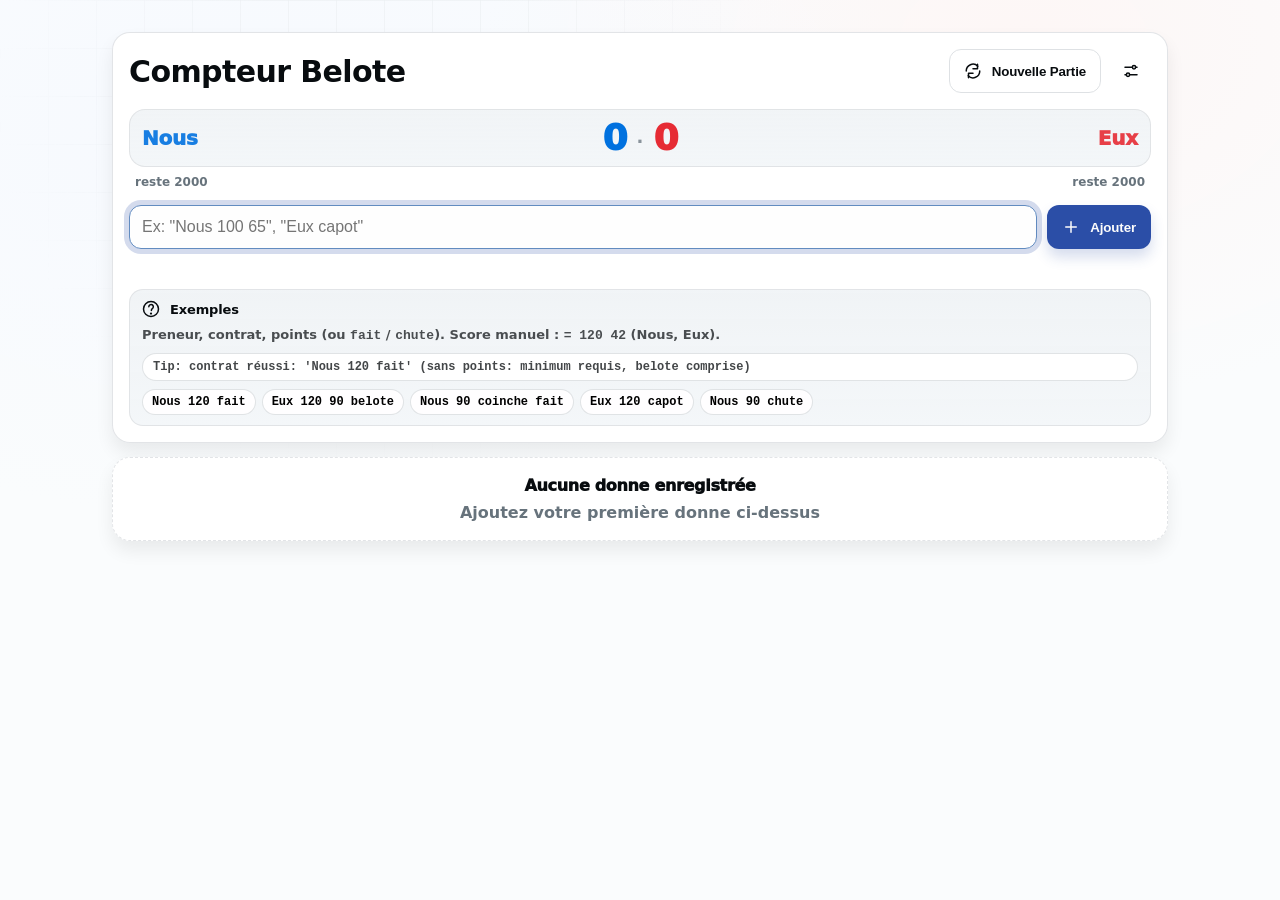
<file: index.html>
<!doctype html>
<html lang="fr">

<head>
  <meta charset="utf-8" />
  <meta name="viewport" content="width=device-width, initial-scale=1, viewport-fit=cover, interactive-widget=resizes-content" />
  <meta name="color-scheme" content="light dark" />
  <meta name="theme-color" content="#5b21b6" />
  <title>Compteur Belote</title>
  <meta name="description" content="Compteur Belote (coinche) en une page, persistance locale, historique des donnes." />
  <script>
    // Apply the theme before first paint to avoid a light flash in dark mode.
    try {
      const t = JSON.parse(localStorage.getItem("belote-settings") || "{}").theme
      const dark = t === "dark" || (t !== "light" && matchMedia("(prefers-color-scheme: dark)").matches)
      document.documentElement.dataset.theme = dark ? "dark" : "light"
    } catch {}
  </script>

  <link rel="manifest" href="./manifest.webmanifest" />
  <link rel="icon" type="image/png" sizes="32x32" href="./icons/favicon-32.png" />
  <link rel="icon" type="image/png" sizes="192x192" href="./icons/icon-192.png" />
  <link rel="apple-touch-icon" href="./icons/apple-touch-icon.png" />

  <link rel="preload" href="./app.css" as="style" />
  <link rel="stylesheet" href="./app.css" />

  <link rel="modulepreload" href="./logic.js" />
  <link rel="modulepreload" href="./app.js" />
</head>

<body>
  <div class="bg-grid" aria-hidden="true"></div>
  <canvas class="canvas-confetti" id="confetti" aria-hidden="true"></canvas>

  <div class="overlay" id="winOverlay" role="dialog" aria-modal="true" aria-labelledby="winTitle">
    <div class="modal" id="winModal" tabindex="-1">
      <div class="trophy" aria-hidden="true">
        <svg class="icon" viewBox="0 0 24 24" fill="none">
          <path d="M8 21h8" stroke="currentColor" stroke-width="2" stroke-linecap="round" />
          <path d="M12 17v4" stroke="currentColor" stroke-width="2" stroke-linecap="round" />
          <path
            d="M18 4H6v5a6 6 0 0 0 12 0V4Z"
            stroke="currentColor"
            stroke-width="2"
            stroke-linejoin="round" />
          <path d="M18 6h2a2 2 0 0 1 0 4h-2" stroke="currentColor" stroke-width="2" stroke-linecap="round" />
          <path d="M6 6H4a2 2 0 0 0 0 4h2" stroke="currentColor" stroke-width="2" stroke-linecap="round" />
        </svg>
      </div>
      <h2 id="winTitle">Victoire !</h2>
      <div class="scores" id="winScores"></div>
      <div class="modal-actions">
        <button class="btn primary" id="winRestartBtn" type="button">
        <svg class="icon" viewBox="0 0 24 24" fill="none">
          <path d="M3 12a9 9 0 0 1 15.4-6.4" stroke="currentColor" stroke-width="2" stroke-linecap="round" />
          <path d="M18 3v6h-6" stroke="currentColor" stroke-width="2" stroke-linecap="round"
            stroke-linejoin="round" />
          <path d="M21 12a9 9 0 0 1-15.4 6.4" stroke="currentColor" stroke-width="2" stroke-linecap="round" />
          <path d="M6 21v-6h6" stroke="currentColor" stroke-width="2" stroke-linecap="round"
            stroke-linejoin="round" />
        </svg>
        <span>Nouvelle Partie</span>
      </button>
        <div class="modal-secondary">
          <button class="btn secondary" id="winUndoBtn" type="button">Annuler la dernière donne</button>
          <button class="btn ghost" id="winCloseBtn" type="button">Voir l’historique</button>
        </div>
      </div>
    </div>
  </div>

  <div class="toast" id="toast" role="status" aria-live="polite">
    <span id="toastText"></span>
    <button class="btn ghost" id="toastUndoBtn" type="button">Annuler</button>
  </div>

  <main class="container" id="main">
    <div class="stack">
      <section class="card" aria-label="Belote Counter">
        <div class="card-header">
          <div class="header-row">
            <h1>Compteur Belote</h1>
            <div class="controls" id="controls">
              <button class="btn secondary hide-mobile" id="restartBtn" type="button">
                <svg class="icon" viewBox="0 0 24 24" fill="none">
                  <path d="M3 12a9 9 0 0 1 15.4-6.4" stroke="currentColor" stroke-width="2" stroke-linecap="round" />
                  <path d="M18 3v6h-6" stroke="currentColor" stroke-width="2" stroke-linecap="round"
                    stroke-linejoin="round" />
                  <path d="M21 12a9 9 0 0 1-15.4 6.4" stroke="currentColor" stroke-width="2" stroke-linecap="round" />
                  <path d="M6 21v-6h6" stroke="currentColor" stroke-width="2" stroke-linecap="round"
                    stroke-linejoin="round" />
                </svg>
                <span>Nouvelle Partie</span>
              </button>

              <button class="btn ghost icon" id="settingsBtn" type="button" aria-label="Réglages" aria-haspopup="dialog">
                <svg class="icon" viewBox="0 0 24 24" fill="none">
                  <path d="M4 7h10M18 7h2M4 17h2M10 17h10" stroke="currentColor" stroke-width="2" stroke-linecap="round" />
                  <circle cx="16" cy="7" r="2.2" stroke="currentColor" stroke-width="2" />
                  <circle cx="8" cy="17" r="2.2" stroke="currentColor" stroke-width="2" />
                </svg>
              </button>
            </div>
          </div>

          <div class="scoreboard" aria-label="Scores">
            <div class="team-edge team-nous">Nous</div>
            <div class="score-pair" aria-live="polite">
              <span class="score-num team-nous" id="scoreNous">0</span>
              <span class="score-sep" aria-hidden="true">·</span>
              <span class="score-num team-eux" id="scoreEux">0</span>
            </div>
            <div class="team-edge team-eux">Eux</div>
            <div class="pill-fills" aria-hidden="true">
              <div class="pill-fill fill-nous" id="fillNous"></div>
              <div class="pill-fill fill-eux" id="fillEux"></div>
            </div>
          </div>
          <div class="score-meta" aria-live="polite">
            <span id="remainNous"></span>
            <span class="score-lead" id="leadText"></span>
            <span id="remainEux"></span>
          </div>
        </div>

        <div class="card-content">
          <div class="input-dock" id="inputDock">
            <div class="edit-banner" id="editBanner" hidden>
              <svg class="icon" viewBox="0 0 24 24" fill="none" aria-hidden="true">
                <path d="M16.5 3.5a2.1 2.1 0 0 1 3 3L8 18l-4 1 1-4 11.5-11.5Z" stroke="currentColor" stroke-width="2"
                  stroke-linejoin="round" />
              </svg>
              <span id="editBannerText">Modification</span>
              <button class="btn ghost icon small" id="cancelEditBtn" type="button" aria-label="Annuler la modification">
                <svg class="icon" viewBox="0 0 24 24" fill="none">
                  <path d="M18 6 6 18M6 6l12 12" stroke="currentColor" stroke-width="2" stroke-linecap="round" />
                </svg>
              </button>
            </div>

            <div class="quick-chips" id="quickChips" aria-label="Mots rapides">
              <button class="chip team-nous" type="button" data-word="nous">Nous</button>
              <button class="chip team-eux" type="button" data-word="eux">Eux</button>
              <button class="chip" type="button" data-word="fait">fait</button>
              <button class="chip" type="button" data-word="chute">chute</button>
              <button class="chip" type="button" data-word="belote">belote</button>
              <button class="chip" type="button" data-word="coinche">coinche</button>
              <button class="chip" type="button" data-word="surcoinche">surcoinche</button>
              <button class="chip" type="button" data-word="capot">capot</button>
            </div>

            <div class="input-row">
              <div class="field">
                <input id="roundInput" type="text" placeholder='Ex: "Nous 100 65", "Eux capot"' autocomplete="off"
                  autocapitalize="off" spellcheck="false" enterkeyhint="done" aria-label="Saisie de donne"
                  aria-describedby="preview" />
              </div>
              <button class="btn primary" id="addBtn" type="button">
                <svg class="icon" viewBox="0 0 24 24" fill="none">
                  <path d="M12 5v14" stroke="currentColor" stroke-width="2" stroke-linecap="round" />
                  <path d="M5 12h14" stroke="currentColor" stroke-width="2" stroke-linecap="round" />
                </svg>
                <span id="addLabel">Ajouter</span>
              </button>
            </div>

            <div class="preview mono" id="preview"></div>

            <div id="errorBox" class="alert" style="display: none" role="alert">
              <svg class="icon" viewBox="0 0 24 24" fill="none">
                <path d="M12 9v4" stroke="currentColor" stroke-width="2" stroke-linecap="round" />
                <path d="M12 17h.01" stroke="currentColor" stroke-width="3" stroke-linecap="round" />
                <path d="M10.3 4.5 2.7 18a2 2 0 0 0 1.8 3h15a2 2 0 0 0 1.8-3L13.7 4.5a2 2 0 0 0-3.4 0Z"
                  stroke="currentColor" stroke-width="2" stroke-linejoin="round" />
              </svg>
              <p id="errorText"></p>
            </div>
          </div>

          <div class="help" aria-label="Aide de saisie">
            <div class="help-title">
              <svg class="icon" viewBox="0 0 24 24" fill="none">
                <path d="M12 18h.01" stroke="currentColor" stroke-width="3" stroke-linecap="round" />
                <path d="M9.1 9a3 3 0 1 1 4.7 2.5c-.7.5-1.3 1-1.3 2.5" stroke="currentColor" stroke-width="2"
                  stroke-linecap="round" stroke-linejoin="round" />
                <path d="M12 22C6.5 22 2 17.5 2 12S6.5 2 12 2s10 4.5 10 10-4.5 10-10 10Z"
                  stroke="currentColor" stroke-width="2" />
              </svg>
              <span>Exemples</span>
            </div>
            <p>
              Preneur, contrat, points (ou <span class="mono">fait</span> / <span class="mono">chute</span>).
              Score manuel : <span class="mono">= 120 42</span> (Nous, Eux).
            </p>
            <div class="hint-line mono" id="hintLine" role="status" aria-live="polite">Tip: —</div>
            <div class="chip-row">
              <button class="chip mono" type="button" data-example="Nous 120 fait">Nous 120 fait</button>
              <button class="chip mono" type="button" data-example="Eux 120 90 belote">Eux 120 90 belote</button>
              <button class="chip mono" type="button" data-example="Nous 90 coinche fait">Nous 90 coinche fait</button>
              <button class="chip mono" type="button" data-example="Eux 120 capot">Eux 120 capot</button>
              <button class="chip mono" type="button" data-example="Nous 90 chute">Nous 90 chute</button>
            </div>
          </div>
        </div>
      </section>

      <section class="card" id="roundsCard" style="display: none">
        <ol class="round-list" id="roundList" aria-label="Historique des donnes" reversed></ol>
	        <div class="table-wrap">
	          <table aria-label="Historique des donnes">
	            <colgroup>
	              <col style="width: 44px" />
	              <col />
	              <col style="width: 100px" />
	              <col style="width: 124px" />
	              <col style="width: 80px" />
	              <col style="width: 80px" />
	              <col style="width: 116px" />
	              <col style="width: 116px" />
	              <col style="width: 92px" />
	            </colgroup>
	            <thead>
	              <tr>
	                <th>#</th>
	                <th>Description</th>
	                <th class="center">Contrat</th>
	                <th class="center">Vainqueur</th>
	                <th class="right">Nous</th>
	                <th class="right">Eux</th>
	                <th class="right">Total Nous</th>
	                <th class="right">Total Eux</th>
	                <th class="center actions"></th>
	              </tr>
	            </thead>
	            <tbody id="roundsTbody"></tbody>
	          </table>
	        </div>
      </section>

      <section class="card dashed" id="emptyCard">
        <div class="empty">
          <div class="big">Aucune donne enregistrée</div>
          <div class="small">Ajoutez votre première donne ci-dessus</div>
        </div>
      </section>
    </div>
  </main>

  <dialog class="sheet" id="settingsDialog" aria-labelledby="settingsTitle">
    <div class="sheet-handle" aria-hidden="true"></div>
    <div class="sheet-header">
      <h2 id="settingsTitle">Réglages</h2>
      <button class="btn ghost icon" id="closeSettingsBtn" type="button" aria-label="Fermer">
        <svg class="icon" viewBox="0 0 24 24" fill="none">
          <path d="M18 6 6 18M6 6l12 12" stroke="currentColor" stroke-width="2" stroke-linecap="round" />
        </svg>
      </button>
    </div>

    <section class="settings-group">
      <h3>Partie</h3>
      <label class="setting-row">
        <span class="setting-text">Objectif<small>Points nécessaires pour gagner</small></span>
        <input id="settingTarget" type="number" inputmode="numeric" min="1" step="10" />
      </label>
      <button class="btn secondary danger" id="settingsRestartBtn" type="button">Nouvelle partie</button>
    </section>

    <section class="settings-group">
      <h3>Règles de calcul</h3>
      <label class="setting-row">
        <span class="setting-text">Arrondir à la dizaine<small>Points de cartes arrondis, 162 compte pour 160</small></span>
        <input class="switch" type="checkbox" role="switch" data-rule="rounded" />
      </label>
      <label class="setting-row">
        <span class="setting-text">Attaque plus que la défense<small>Le preneur doit faire au moins 82 en plus du contrat, belote comprise</small></span>
        <input class="switch" type="checkbox" role="switch" data-rule="strictMajority" />
      </label>
      <label class="setting-row">
        <span class="setting-text">Belote gardée en cas de chute<small>Hors coinche, le preneur conserve ses 20 points</small></span>
        <input class="switch" type="checkbox" role="switch" data-rule="beloteKeptOnFailure" />
      </label>
      <p class="setting-note">Les règles s’appliquent à toutes les donnes de la partie.</p>
    </section>

    <section class="settings-group">
      <h3>Saisie</h3>
      <label class="setting-row">
        <span class="setting-text"><span>Saisie guidée <span class="badge">alpha</span></span><small>Nous/Eux, puis contrat (80–180, capot), puis fait / chute / belote / capot</small></span>
        <input class="switch" type="checkbox" role="switch" id="settingGuided" />
      </label>
    </section>

    <section class="settings-group">
      <h3>Affichage</h3>
      <div class="setting-row">
        <span class="setting-text" id="themeLabel">Thème</span>
        <div class="segmented" role="radiogroup" aria-labelledby="themeLabel">
          <label><input type="radio" name="theme" value="auto" /><span>Auto</span></label>
          <label><input type="radio" name="theme" value="light" /><span>Clair</span></label>
          <label><input type="radio" name="theme" value="dark" /><span>Sombre</span></label>
        </div>
      </div>
      <label class="setting-row" id="hapticsRow">
        <span class="setting-text">Vibrations<small>Retour haptique à l’ajout et à la victoire</small></span>
        <input class="switch" type="checkbox" role="switch" id="settingHaptics" />
      </label>
    </section>

    <section class="settings-group">
      <h3>Application</h3>
      <div class="setting-row">
        <span class="setting-text">Mettre à jour<small id="updateNote">Charge la dernière version, la partie est conservée</small></span>
        <button class="btn secondary" id="updateAppBtn" type="button">Mettre à jour</button>
      </div>
    </section>
  </dialog>

  <script type="module" src="./app.js"></script>
</body>

</html>
</file>
<file: app.css>
:root {
  --background: oklch(0.99 0.002 240);
  --foreground: oklch(0.15 0.01 240);
  --card: oklch(1 0 0);
  --card-foreground: oklch(0.15 0.01 240);
  --primary: oklch(0.45 0.15 265);
  --primary-foreground: oklch(0.99 0 0);
  --secondary: oklch(0.96 0.005 240);
  --muted: oklch(0.97 0.005 240);
  --muted-foreground: oklch(0.55 0.02 240);
  --destructive: oklch(0.55 0.22 25);
  --border: oklch(0.9 0.005 240);
  --ring: oklch(0.45 0.15 265);
  --nous-team: oklch(0.55 0.2 250);
  --eux-team: oklch(0.6 0.22 25);
  --radius: 12px;
  --shadow: 0 14px 30px oklch(0.15 0.01 240 / 0.1);
  --shadow-soft: 0 10px 18px oklch(0.15 0.01 240 / 0.07);
  --glow-a: oklch(0.98 0.01 265 / 0.8);
  --glow-b: oklch(0.98 0.02 25 / 0.65);
  --alert-fg: color-mix(in oklch, var(--destructive) 92%, black);
  --toast-action: oklch(0.8 0.12 265);
  /* On-screen keyboard height: env() on Chromium, overridden from JS elsewhere. */
  --kb: env(keyboard-inset-height, 0px);
}

:root[data-theme="dark"] {
  color-scheme: dark;
  --background: oklch(0.17 0.02 275);
  --foreground: oklch(0.94 0.01 265);
  --card: oklch(0.21 0.02 275);
  --card-foreground: oklch(0.94 0.01 265);
  --primary: oklch(0.68 0.16 275);
  --primary-foreground: oklch(0.16 0.02 275);
  --secondary: oklch(0.24 0.02 275);
  --muted: oklch(0.26 0.02 275);
  --muted-foreground: oklch(0.7 0.02 265);
  --destructive: oklch(0.66 0.2 25);
  --border: oklch(0.32 0.02 275);
  --ring: oklch(0.7 0.16 275);
  --nous-team: oklch(0.72 0.15 250);
  --eux-team: oklch(0.72 0.17 25);
  --shadow: 0 14px 30px oklch(0 0 0 / 0.45);
  --shadow-soft: 0 10px 18px oklch(0 0 0 / 0.3);
  --glow-a: oklch(0.3 0.08 275 / 0.55);
  --glow-b: oklch(0.28 0.07 25 / 0.35);
  --alert-fg: color-mix(in oklch, var(--destructive) 85%, white);
  --toast-action: oklch(0.45 0.15 265);
}

* {
  box-sizing: border-box;
}

html,
body {
  height: 100%;
}

body {
  margin: 0;
  font-family: ui-sans-serif, system-ui, -apple-system, Segoe UI, Roboto, Helvetica, Arial;
  color: var(--foreground);
  background: radial-gradient(1200px 700px at 20% 15%, var(--glow-a), transparent 55%),
    radial-gradient(900px 600px at 80% 5%, var(--glow-b), transparent 60%),
    var(--background);
  background-attachment: fixed;
  overflow-x: hidden;
  -webkit-tap-highlight-color: transparent;
}

a {
  color: inherit;
}

.bg-grid {
  position: fixed;
  inset: 0;
  pointer-events: none;
  opacity: 0.45;
  background-image: linear-gradient(to right, color-mix(in oklch, var(--border) 55%, transparent) 1px, transparent 1px),
    linear-gradient(to bottom, color-mix(in oklch, var(--border) 55%, transparent) 1px, transparent 1px);
  background-size: 48px 48px;
  mask-image: radial-gradient(600px 600px at 30% 10%, #000 25%, transparent 65%);
}

.container {
  max-width: 1120px;
  margin: 0 auto;
  padding: 16px;
}

@media (min-width: 768px) {
  .container {
    padding: 32px;
  }
}

.stack {
  display: grid;
  gap: 14px;
}

.card {
  border-radius: calc(var(--radius) + 6px);
  background: color-mix(in oklch, var(--card) 92%, transparent);
  border: 1px solid color-mix(in oklch, var(--border) 80%, transparent);
  box-shadow: var(--shadow-soft);
  backdrop-filter: blur(10px);
  overflow: hidden;
}

.card.dashed {
  border-style: dashed;
}

.card-header {
  padding: 16px;
  display: grid;
  gap: 14px;
}

.card-content {
  padding: 0 16px 16px 16px;
  display: grid;
  gap: 12px;
}

.header-row {
  display: flex;
  justify-content: space-between;
  align-items: flex-start;
  gap: 12px;
  flex-wrap: wrap;
}

@media (min-width: 640px) {
  .header-row {
    align-items: center;
    margin-bottom: 2px;
  }
}

h1 {
  margin: 0;
  font-size: 22px;
  letter-spacing: -0.02em;
  font-weight: 800;
}

@media (min-width: 768px) {
  h1 {
    font-size: 30px;
  }
}

.controls {
  display: flex;
  gap: 10px;
  align-items: center;
  flex-wrap: wrap;
}

.scoreboard {
  position: relative;
  display: grid;
  grid-template-columns: minmax(0, 1fr) auto minmax(0, 1fr);
  align-items: center;
  gap: 10px;
  padding: 10px 12px;
  border-radius: 16px;
  background: linear-gradient(180deg,
      color-mix(in oklch, var(--secondary) 86%, transparent),
      color-mix(in oklch, var(--muted) 92%, transparent));
  border: 1px solid color-mix(in oklch, var(--border) 75%, transparent);
}

.scoreboard> :not(.pill-fills) {
  position: relative;
  z-index: 1;
}

.pill-fills {
  position: absolute;
  inset: 0;
  border-radius: 16px;
  overflow: hidden;
  z-index: 0;
  pointer-events: none;
}

.pill-fill {
  position: absolute;
  top: 0;
  bottom: 0;
  width: 0%;
  opacity: 0.18;
  transition: width 220ms ease;
}

.pill-fill.fill-nous {
  left: 0;
  background: linear-gradient(90deg,
      color-mix(in oklch, var(--nous-team) 92%, white),
      color-mix(in oklch, var(--nous-team) 60%, white));
}

.pill-fill.fill-eux {
  right: 0;
  background: linear-gradient(270deg,
      color-mix(in oklch, var(--eux-team) 92%, white),
      color-mix(in oklch, var(--eux-team) 60%, white));
}

.team-edge {
  font-weight: 950;
  letter-spacing: -0.01em;
  font-size: 18px;
  opacity: 0.9;
  white-space: nowrap;
}

.team-edge.team-eux {
  text-align: right;
}

.score-pair {
  position: relative;
  display: inline-flex;
  align-items: baseline;
  justify-content: center;
  gap: 10px;
  min-width: 160px;
}

.hint-line {
  display: inline-flex;
  align-items: center;
  gap: 8px;
  padding: 6px 10px;
  border-radius: 999px;
  border: 1px solid color-mix(in oklch, var(--border) 85%, transparent);
  background: color-mix(in oklch, var(--card) 96%, var(--muted));
  color: color-mix(in oklch, var(--foreground) 76%, transparent);
  font-size: 12px;
  line-height: 1.2;
}

.score-num {
  font-weight: 950;
  letter-spacing: -0.03em;
  font-size: 30px;
  line-height: 1;
  font-variant-numeric: tabular-nums;
}

.score-sep {
  color: color-mix(in oklch, var(--muted-foreground) 75%, transparent);
  font-weight: 900;
  font-size: 18px;
  transform: translateY(-2px);
}

@media (min-width: 768px) {
  .team-edge {
    font-size: 20px;
  }

  .score-num {
    font-size: 36px;
  }
}

.team-nous {
  color: var(--nous-team);
}

.team-eux {
  color: var(--eux-team);
}

.input-row {
  display: grid;
  grid-template-columns: 1fr;
  gap: 10px;
}

@media (min-width: 640px) {
  .input-row {
    grid-template-columns: 1fr auto;
    align-items: center;
  }
}

.field {
  display: grid;
  gap: 6px;
}

input[type="text"],
input[type="number"] {
  width: 100%;
  padding: 12px 12px;
  border: 1px solid var(--border);
  border-radius: 12px;
  background: color-mix(in oklch, var(--card) 92%, var(--muted));
  color: var(--card-foreground);
  font-size: 16px;
  outline: none;
  box-shadow: 0 0 0 0 oklch(0 0 0 / 0);
  transition:
    box-shadow 160ms ease,
    border-color 160ms ease,
    transform 160ms ease;
}

input[type="text"]:focus,
input[type="number"]:focus {
  border-color: color-mix(in oklch, var(--ring) 60%, var(--border));
  box-shadow: 0 0 0 5px color-mix(in oklch, var(--ring) 20%, transparent);
}

.btn {
  display: inline-flex;
  gap: 10px;
  align-items: center;
  justify-content: center;
  border-radius: 12px;
  padding: 12px 14px;
  border: 1px solid transparent;
  background: transparent;
  color: var(--foreground);
  font-weight: 800;
  letter-spacing: -0.01em;
  cursor: pointer;
  user-select: none;
  white-space: nowrap;
  transition:
    transform 220ms cubic-bezier(.2, .9, .2, 1),
    filter 220ms ease,
    box-shadow 280ms cubic-bezier(.2, .9, .2, 1),
    background 220ms ease;
}

.btn.primary {
  background: var(--primary);
  color: var(--primary-foreground);
  box-shadow: 0 8px 14px color-mix(in oklch, var(--primary) 20%, transparent);
}

.btn.primary:hover {
  transform: translateY(-1px);
  filter: brightness(1.03);
  box-shadow: 0 14px 22px color-mix(in oklch, var(--primary) 26%, transparent);
}

.btn:active {
  transform: translateY(1px);
}

.btn:focus-visible {
  outline: none;
  box-shadow:
    0 0 0 5px color-mix(in oklch, var(--ring) 22%, transparent),
    0 14px 22px color-mix(in oklch, var(--primary) 26%, transparent);
}

.btn.secondary {
  background: transparent;
  color: var(--foreground);
  border-color: color-mix(in oklch, var(--border) 90%, transparent);
  box-shadow: none;
}

.btn.secondary:hover {
  background: color-mix(in oklch, var(--muted) 60%, transparent);
}

.btn.icon {
  padding: 10px;
  border-radius: 999px;
  width: 40px;
  height: 40px;
  gap: 0;
}

.btn.ghost {
  background: transparent;
  color: var(--foreground);
  border-color: transparent;
  box-shadow: none;
}

.btn.ghost:hover {
  background: color-mix(in oklch, var(--muted) 65%, transparent);
}

.icon {
  width: 18px;
  height: 18px;
  flex: 0 0 auto;
}

.alert {
  display: flex;
  gap: 10px;
  align-items: flex-start;
  padding: 12px 12px;
  border-radius: 14px;
  background: color-mix(in oklch, var(--destructive) 10%, transparent);
  border: 1px solid color-mix(in oklch, var(--destructive) 25%, transparent);
  color: var(--alert-fg);
}

.alert p {
  margin: 0;
  font-weight: 700;
}

.help {
  display: grid;
  gap: 8px;
  padding: 10px 12px;
  font-size: 13px;
  border-radius: 14px;
  background: linear-gradient(180deg,
      color-mix(in oklch, var(--secondary) 88%, transparent),
      color-mix(in oklch, var(--muted) 90%, transparent));
  border: 1px solid color-mix(in oklch, var(--border) 75%, transparent);
}

.help-title {
  display: flex;
  align-items: center;
  gap: 10px;
  font-weight: 900;
  letter-spacing: -0.01em;
}

.help p {
  margin: 0;
  color: color-mix(in oklch, var(--foreground) 72%, transparent);
  font-weight: 650;
  line-height: 1.35;
}

.mono {
  font-family: ui-monospace, SFMono-Regular, Menlo, Monaco, Consolas, "Liberation Mono", "Courier New", monospace;
  font-weight: 800;
}

.chip-row {
  display: flex;
  flex-wrap: wrap;
  gap: 6px;
}

.chip {
  border: 1px solid color-mix(in oklch, var(--border) 85%, transparent);
  background: color-mix(in oklch, var(--card) 95%, var(--muted));
  border-radius: 999px;
  padding: 5px 9px;
  font-size: 12px;
  cursor: pointer;
  transition: transform 120ms ease, box-shadow 180ms ease, background 180ms ease;
}

.chip:hover {
  transform: translateY(-1px);
  box-shadow: 0 10px 18px oklch(0.15 0.01 240 / 0.08);
}

.table-wrap {
  overflow: auto;
}

table {
  width: 100%;
  border-collapse: collapse;
  font-size: 13px;
  table-layout: fixed;
  min-width: 860px;
}

thead th {
  position: sticky;
  top: 0;
  background: color-mix(in oklch, var(--card) 88%, var(--muted));
  backdrop-filter: blur(10px);
  border-bottom: 1px solid var(--border);
  padding: 12px 12px;
  text-align: left;
  font-weight: 900;
  white-space: nowrap;
  overflow: hidden;
  text-overflow: ellipsis;
}

tbody td {
  border-bottom: 1px solid color-mix(in oklch, var(--border) 75%, transparent);
  padding: 12px 12px;
  vertical-align: middle;
  overflow: hidden;
  text-overflow: ellipsis;
  white-space: nowrap;
}

tbody tr.row-nous {
  background: linear-gradient(90deg,
      color-mix(in oklch, var(--nous-team) 12%, transparent),
      color-mix(in oklch, var(--nous-team) 4%, transparent));
}

tbody tr.row-eux {
  background: linear-gradient(90deg,
      color-mix(in oklch, var(--eux-team) 12%, transparent),
      color-mix(in oklch, var(--eux-team) 4%, transparent));
}

td.td-actions {
  vertical-align: middle;
  padding: 8px 8px;
}

.actions {
  padding: 8px 8px;
}

.table-action {
  width: 34px;
  height: 34px;
  padding: 0;
  border-radius: 10px;
  display: grid;
  place-items: center;
  margin: 0 auto;
}

.table-action .icon {
  width: 18px;
  height: 18px;
}

thead th.right,
tbody td.right,
td.right,
th.right {
  text-align: right;
}

thead th.center,
tbody td.center,
td.center,
th.center {
  text-align: center;
}

.empty {
  padding: 18px 16px;
  text-align: center;
}

.empty .big {
  font-weight: 950;
  letter-spacing: -0.02em;
}

.empty .small {
  margin-top: 8px;
  color: var(--muted-foreground);
  font-weight: 650;
}

.overlay {
  position: fixed;
  inset: 0;
  display: none;
  align-items: center;
  justify-content: center;
  padding: 18px;
  background: oklch(0.15 0.01 240 / 0.38);
  backdrop-filter: blur(10px);
  z-index: 40;
}

.overlay.active {
  display: flex;
}

.modal {
  width: min(560px, 100%);
  outline: none;
  border-radius: 22px;
  padding: 26px 22px;
  background: color-mix(in oklch, var(--card) 94%, transparent);
  border: 1px solid color-mix(in oklch, var(--border) 85%, transparent);
  box-shadow: var(--shadow);
  text-align: center;
}

@media (min-width: 768px) {
  .modal {
    padding: 32px 34px;
  }
}

.trophy {
  width: 72px;
  height: 72px;
  margin: 0 auto 14px auto;
  display: grid;
  place-items: center;
  border-radius: 999px;
  background: color-mix(in oklch, var(--primary) 12%, transparent);
}

.modal h2 {
  margin: 0;
  font-size: 34px;
  letter-spacing: -0.03em;
  font-weight: 950;
}

.modal .scores {
  margin: 18px 0 18px 0;
  display: grid;
  gap: 10px;
  font-size: 22px;
  font-weight: 850;
}

.canvas-confetti {
  position: fixed;
  inset: 0;
  pointer-events: none;
  z-index: 50;
  display: none;
}

.modal-actions {
  display: grid;
  gap: 10px;
  justify-items: center;
}

.modal-secondary {
  display: flex;
  flex-wrap: wrap;
  justify-content: center;
  gap: 8px;
}

.toast {
  position: fixed;
  left: 50%;
  bottom: calc(20px + env(safe-area-inset-bottom));
  z-index: 60;
  display: flex;
  align-items: center;
  gap: 12px;
  max-width: calc(100% - 24px);
  padding: 6px 6px 6px 16px;
  border-radius: 14px;
  background: var(--foreground);
  color: var(--background);
  font-weight: 700;
  box-shadow: var(--shadow);
  opacity: 0;
  visibility: hidden;
  pointer-events: none;
  transform: translate(-50%, 16px);
  transition: opacity 180ms ease, transform 220ms cubic-bezier(.2, .9, .2, 1), visibility 0s linear 220ms;
}

.toast.active {
  opacity: 1;
  visibility: visible;
  pointer-events: auto;
  transform: translate(-50%, 0);
  transition-delay: 0s;
}

.toast .btn {
  color: var(--toast-action);
  padding: 8px 12px;
}

.toast .btn:hover {
  background: oklch(1 0 0 / 0.08);
}

.canvas-confetti.active {
  display: block;
}

@media (prefers-reduced-motion: reduce) {

  .pill-fill,
  .btn,
  input[type="text"],
  input[type="number"],
  .chip,
  .toast,
  .round-card,
  .switch,
  .switch::after {
    transition: none !important;
  }

  dialog.sheet[open],
  .overlay.active .modal {
    animation: none !important;
  }
}

@media (max-width: 520px) {
  .container {
    padding: max(14px, env(safe-area-inset-top)) calc(12px + env(safe-area-inset-right)) calc(var(--dock-h, 140px) + var(--kb) + 16px) calc(12px + env(safe-area-inset-left));
  }

  .header-row {
    gap: 10px;
    align-items: center;
  }

  .score-pair {
    min-width: 0;
  }

  .team-edge {
    font-size: 16px;
  }

  .score-num {
    font-size: 34px;
  }

  .help {
    padding: 0;
    gap: 0;
    background: transparent;
    border: none;
    box-shadow: none;
  }

  .help-title {
    display: none;
  }

  .help p {
    display: none;
  }

  .hint-line {
    width: 100%;
    font-size: 11px;
    color: var(--muted-foreground);
    background: transparent;
    border: none;
    padding: 0;
    justify-content: center;
  }

  .chip-row {
    display: none;
  }

  .chip {
    padding: 6px 8px;
    font-size: 11px;
  }
}

/* =========================
   Score meta + delta badges
   ========================= */
.score-meta {
  display: grid;
  grid-template-columns: 1fr auto 1fr;
  gap: 8px;
  margin-top: -6px;
  padding: 0 6px;
  font-size: 12px;
  font-weight: 700;
  color: var(--muted-foreground);
}

#remainEux {
  text-align: right;
}

.score-lead {
  text-align: center;
  font-weight: 850;
}

.delta-pop {
  position: absolute;
  top: -10px;
  font-family: ui-monospace, SFMono-Regular, Menlo, monospace;
  font-size: 15px;
  font-weight: 900;
  pointer-events: none;
  animation: delta-pop 1000ms ease-out forwards;
}

.delta-pop.team-nous {
  left: 0;
}

.delta-pop.team-eux {
  right: 0;
}

@keyframes delta-pop {
  0% { opacity: 0; transform: translateY(8px) scale(0.9); }
  20% { opacity: 1; transform: translateY(0) scale(1.08); }
  100% { opacity: 0; transform: translateY(-20px) scale(1); }
}

/* =========================
   Input dock
   ========================= */
.input-dock {
  display: grid;
  gap: 10px;
}

.edit-banner {
  display: flex;
  align-items: center;
  gap: 8px;
  padding: 4px 4px 4px 12px;
  border-radius: 12px;
  background: color-mix(in oklch, var(--primary) 12%, transparent);
  border: 1px solid color-mix(in oklch, var(--primary) 30%, transparent);
  color: var(--primary);
  font-size: 13px;
  font-weight: 800;
}

.edit-banner[hidden] {
  display: none;
}

.edit-banner span {
  flex: 1;
}

.btn.icon.small {
  width: 30px;
  height: 30px;
  padding: 6px;
  color: inherit;
}

.quick-chips {
  display: none;
}

.quick-chips.guided {
  display: flex;
  flex-wrap: wrap;
  gap: 6px;
}

.quick-chips.guided .chip {
  min-width: 44px;
  padding: 7px 12px;
  font-size: 13px;
  font-weight: 700;
}

.badge {
  display: inline-block;
  margin-left: 4px;
  padding: 1px 6px;
  border-radius: 999px;
  background: color-mix(in oklch, var(--primary) 15%, transparent);
  color: var(--primary);
  font-size: 10px;
  font-weight: 800;
  letter-spacing: 0.04em;
  text-transform: uppercase;
  vertical-align: middle;
}

.preview {
  min-height: 18px;
  font-size: 13px;
  color: var(--foreground);
}

.preview-tag {
  margin-left: 8px;
  font-family: ui-sans-serif, system-ui, -apple-system, Segoe UI, Roboto, sans-serif;
  font-weight: 650;
  color: var(--muted-foreground);
}

.muted {
  color: var(--muted-foreground);
}

/* =========================
   Rounds
   ========================= */
.table-action.danger:hover {
  color: var(--destructive);
}

.td-actions {
  white-space: nowrap;
  text-overflow: clip;
  overflow: visible;
}

.td-actions .table-action {
  display: inline-grid;
  width: 34px;
  height: 34px;
  margin: 0 1px;
}

tbody tr.editing {
  outline: 2px solid var(--ring);
  outline-offset: -2px;
}

.round-list {
  display: none;
  list-style: none;
  margin: 0;
  padding: 8px;
  gap: 8px;
}

.round-item {
  position: relative;
  overflow: hidden;
  border-radius: 14px;
  background: var(--muted);
}

.round-actions {
  position: absolute;
  inset: 0 0 0 auto;
  width: 168px;
  display: grid;
  grid-template-columns: 1fr 1fr;
}

.round-action {
  display: grid;
  place-items: center;
  align-content: center;
  gap: 4px;
  border: 0;
  font: inherit;
  font-size: 12px;
  font-weight: 800;
  cursor: pointer;
}

.round-action.edit {
  background: var(--primary);
  color: var(--primary-foreground);
}

.round-action.delete {
  background: var(--destructive);
  color: white;
}

.round-card {
  position: relative;
  display: grid;
  grid-template-columns: auto minmax(0, 1fr) auto;
  align-items: center;
  gap: 10px;
  padding: 10px 12px;
  border-radius: 14px;
  border: 1px solid var(--border);
  border-left: 4px solid var(--border);
  background: var(--card);
  touch-action: pan-y;
  user-select: none;
  -webkit-user-select: none;
  cursor: pointer;
  transition: transform 260ms cubic-bezier(.2, .9, .2, 1);
}

.round-card.dragging {
  transition: none;
}

.round-card:focus-visible {
  outline: 2px solid var(--ring);
  outline-offset: -2px;
}

.round-item.row-nous .round-card {
  border-left-color: var(--nous-team);
  background: linear-gradient(90deg, color-mix(in oklch, var(--nous-team) 9%, var(--card)), var(--card) 70%);
}

.round-item.row-eux .round-card {
  border-left-color: var(--eux-team);
  background: linear-gradient(90deg, color-mix(in oklch, var(--eux-team) 9%, var(--card)), var(--card) 70%);
}

.round-item.editing .round-card {
  box-shadow: inset 0 0 0 2px var(--ring);
}

.round-num {
  min-width: 22px;
  font-size: 12px;
  color: var(--muted-foreground);
}

.round-text {
  overflow: hidden;
  text-overflow: ellipsis;
  white-space: nowrap;
  font-weight: 700;
}

.round-meta {
  margin-top: 2px;
  overflow: hidden;
  text-overflow: ellipsis;
  white-space: nowrap;
  font-size: 12px;
  color: var(--muted-foreground);
}

.round-score {
  text-align: right;
}

.round-deltas {
  display: flex;
  justify-content: flex-end;
  gap: 8px;
  font-size: 14px;
}

.round-totals {
  margin-top: 2px;
  font-size: 11px;
  color: var(--muted-foreground);
}

/* =========================
   Settings sheet
   ========================= */
dialog.sheet {
  width: min(480px, calc(100% - 24px));
  max-height: min(86dvh, 720px);
  padding: 6px 18px calc(18px + env(safe-area-inset-bottom));
  border: 1px solid var(--border);
  border-radius: 22px;
  background: var(--card);
  color: var(--card-foreground);
  box-shadow: var(--shadow);
  overscroll-behavior: contain;
}

dialog.sheet[open] {
  animation: sheet-in 240ms cubic-bezier(.2, .9, .2, 1);
}

dialog.sheet::backdrop {
  background: oklch(0.15 0.01 240 / 0.4);
  backdrop-filter: blur(6px);
}

@keyframes sheet-in {
  from { opacity: 0; transform: translateY(16px); }
}

.sheet-handle {
  display: none;
  width: 40px;
  height: 5px;
  margin: 4px auto 0;
  border-radius: 999px;
  background: var(--border);
}

.sheet-header {
  display: flex;
  align-items: center;
  justify-content: space-between;
  padding: 8px 0 4px;
}

.sheet-header h2 {
  margin: 0;
  font-size: 20px;
  font-weight: 900;
  letter-spacing: -0.02em;
}

.settings-group {
  display: grid;
  gap: 2px;
  padding: 10px 0;
  border-top: 1px solid color-mix(in oklch, var(--border) 70%, transparent);
}

.settings-group h3 {
  margin: 0 0 4px;
  font-size: 12px;
  font-weight: 800;
  letter-spacing: 0.04em;
  text-transform: uppercase;
  color: var(--muted-foreground);
}

.setting-row {
  display: flex;
  align-items: center;
  justify-content: space-between;
  gap: 14px;
  min-height: 48px;
  padding: 6px 0;
  cursor: pointer;
}

.setting-row[hidden] {
  display: none;
}

.setting-text {
  display: grid;
  gap: 2px;
  font-weight: 750;
}

.setting-text small {
  font-size: 12px;
  font-weight: 550;
  color: var(--muted-foreground);
}

.setting-row input[type="number"] {
  width: 110px;
  flex: 0 0 auto;
  padding: 8px 10px;
  text-align: right;
}

.setting-note {
  margin: 4px 0 0;
  font-size: 12px;
  color: var(--muted-foreground);
}

.settings-group .btn.danger {
  margin-top: 6px;
  color: var(--destructive);
  border-color: color-mix(in oklch, var(--destructive) 35%, transparent);
}

.switch {
  appearance: none;
  -webkit-appearance: none;
  position: relative;
  flex: 0 0 auto;
  width: 46px;
  height: 28px;
  margin: 0;
  border-radius: 999px;
  background: var(--border);
  cursor: pointer;
  transition: background 180ms ease;
}

.switch::after {
  content: "";
  position: absolute;
  top: 3px;
  left: 3px;
  width: 22px;
  height: 22px;
  border-radius: 999px;
  background: white;
  box-shadow: 0 1px 3px oklch(0 0 0 / 0.25);
  transition: transform 180ms cubic-bezier(.2, .9, .2, 1);
}

.switch:checked {
  background: var(--primary);
}

.switch:checked::after {
  transform: translateX(18px);
}

.switch:disabled {
  opacity: 0.45;
  cursor: not-allowed;
}

.switch:focus-visible {
  outline: 2px solid var(--ring);
  outline-offset: 2px;
}

.segmented {
  display: inline-flex;
  padding: 3px;
  border-radius: 12px;
  background: var(--muted);
  border: 1px solid var(--border);
}

.segmented label {
  position: relative;
}

.segmented input {
  position: absolute;
  opacity: 0;
  pointer-events: none;
}

.segmented span {
  display: block;
  padding: 6px 12px;
  border-radius: 9px;
  font-size: 13px;
  font-weight: 750;
  cursor: pointer;
  color: var(--muted-foreground);
}

.segmented input:checked + span {
  background: var(--card);
  color: var(--foreground);
  box-shadow: 0 1px 4px oklch(0 0 0 / 0.12);
}

.segmented input:focus-visible + span {
  outline: 2px solid var(--ring);
}

/* =========================
   Mobile layout
   ========================= */
@media (max-width: 520px) {
  /* backdrop-filter would make the card the containing block of the fixed dock. */
  .card {
    backdrop-filter: none;
  }

  .hide-mobile {
    display: none !important;
  }

  .input-dock {
    position: fixed;
    left: 0;
    right: 0;
    bottom: 0;
    z-index: 30;
    transform: translate3d(0, calc(-1 * var(--kb)), 0);
    gap: 8px;
    padding: 10px calc(12px + env(safe-area-inset-right)) calc(10px + env(safe-area-inset-bottom)) calc(12px + env(safe-area-inset-left));
    background: color-mix(in oklch, var(--card) 88%, transparent);
    border-top: 1px solid color-mix(in oklch, var(--border) 80%, transparent);
    box-shadow: 0 -10px 24px oklch(0 0 0 / 0.06);
    backdrop-filter: blur(18px);
    -webkit-backdrop-filter: blur(18px);
  }

  .input-row {
    grid-template-columns: minmax(0, 1fr) auto;
    gap: 8px;
  }

  #addBtn {
    padding: 12px;
  }

  .quick-chips {
    display: flex;
    gap: 6px;
    margin: 0 -12px;
    padding: 0 12px;
    overflow-x: auto;
    scrollbar-width: none;
  }

  .quick-chips::-webkit-scrollbar {
    display: none;
  }

  .quick-chips .chip {
    flex: 0 0 auto;
    padding: 7px 12px;
    font-size: 13px;
    font-weight: 700;
  }

  .preview {
    min-height: 0;
    font-size: 12px;
  }

  .preview:empty {
    display: none;
  }

  .round-list {
    display: grid;
  }

  .table-wrap {
    display: none;
  }

  .toast {
    bottom: calc(var(--dock-h, 120px) + var(--kb) + 10px);
  }

  dialog.sheet {
    width: 100%;
    max-width: 100%;
    margin: auto 0 var(--kb);
    border-radius: 22px 22px 0 0;
    border-bottom: 0;
  }

  dialog.sheet[open] {
    animation: sheet-up 280ms cubic-bezier(.2, .9, .2, 1);
  }

  .sheet-handle {
    display: block;
  }

  /* Win modal as a bottom sheet. */
  .overlay {
    align-items: flex-end;
    padding: 0;
  }

  .modal {
    width: 100%;
    border-radius: 24px 24px 0 0;
    padding-bottom: calc(26px + env(safe-area-inset-bottom));
  }

  .overlay.active .modal {
    animation: sheet-up 320ms cubic-bezier(.2, .9, .2, 1);
  }

  .modal-actions .btn {
    width: 100%;
  }

  .modal-secondary {
    width: 100%;
    display: grid;
  }
}

@keyframes sheet-up {
  from { transform: translateY(100%); }
}
</file>
